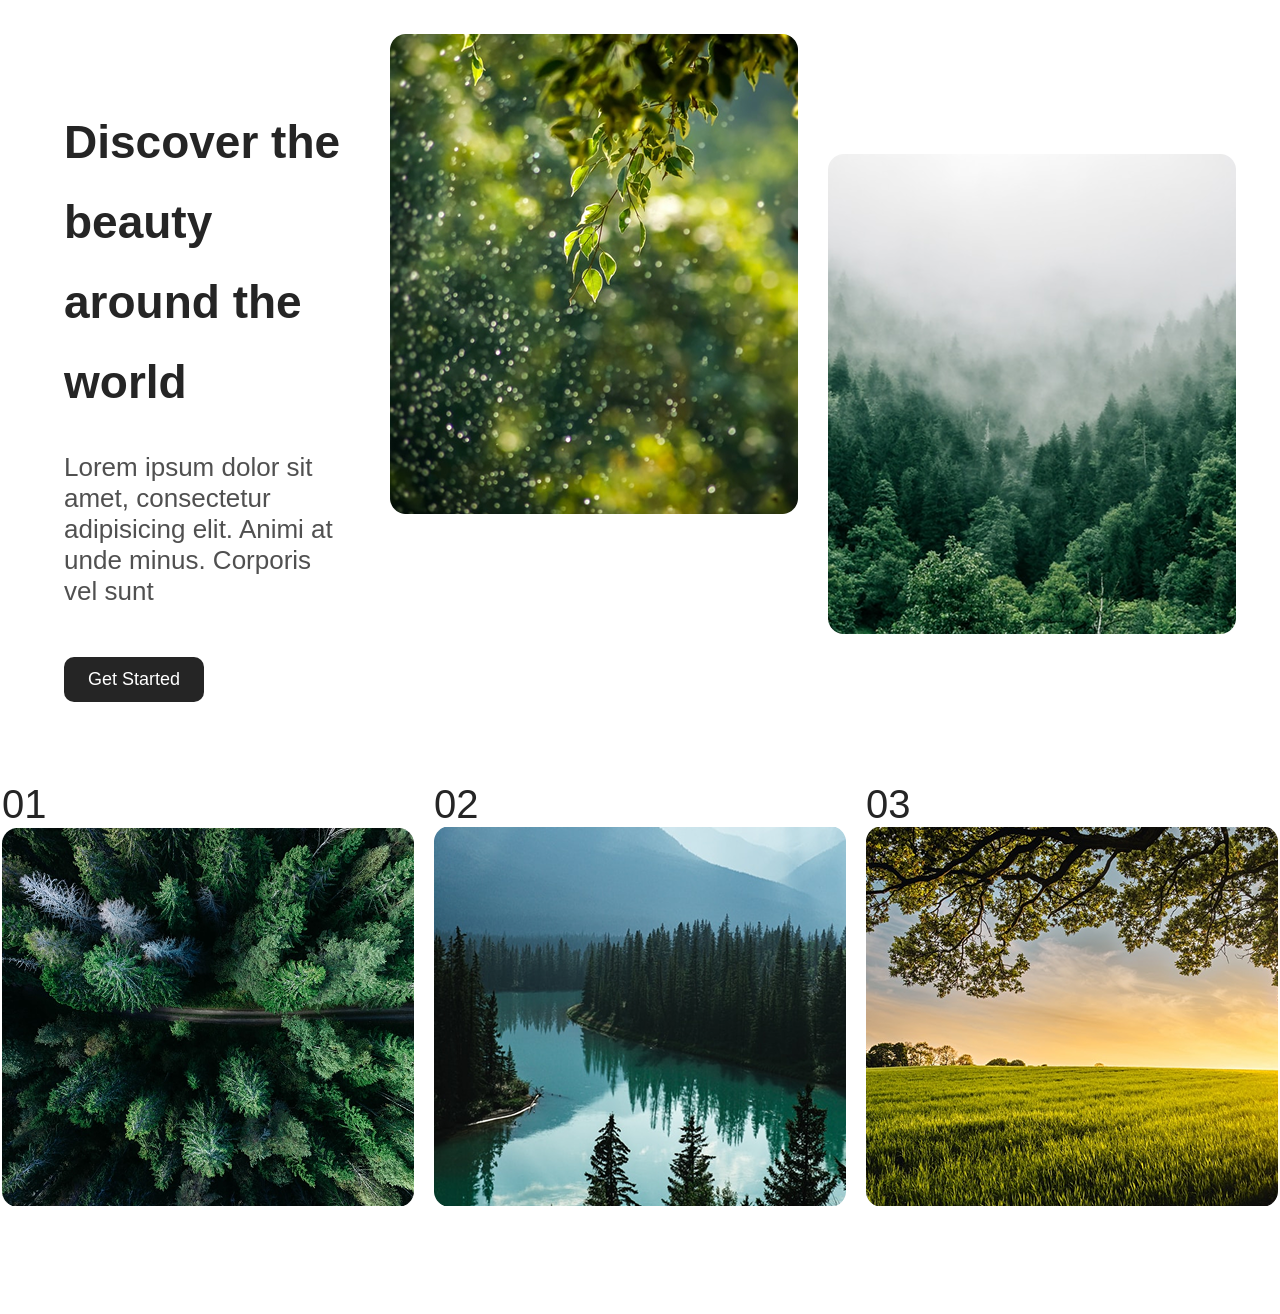
<file: page 2/index.html>
<!DOCTYPE html>
<html lang="en">
<head>
    <meta charset="utf-8">
    <meta http-equiv="X-UA-Compatible" content="IE=edge">
    <title>Discovery page</title>
    <meta name="viewport" content="width=device-width, initial-scale=1.0">
    <link rel="stylesheet" href="style.css">
</head>
<body>
    <!-- Hero container with hero section and top images -->
    <div class="hero-father">
        <section class="hero">
            <h1>Discover the beauty around the world</h1>
            <p>Lorem ipsum dolor sit amet, consectetur adipisicing elit. Animi at unde minus. Corporis vel sunt</p>
            <button class="btn">Get Started</button>
        </section>
        <div class="top-images">
            <div id="top1"><img src="./images/1.png" alt="Top first img"></div>
           <div id="top2"><img src="./images/2.png" alt="Top second img 2"> </div>
        </div>
    </div>
    <!-- Bottom images section -->
    <section>
        <div class="bottom-images">
            <div class="image-container">
                <span class="image-label">01</span>
                <img src="./images/3.png" alt="Bottom Image 1">
            </div>
            <div class="image-container">
                <span class="image-label">02</span>
                <img src="./images/4.png" alt="Bottom Image 2">
            </div>
            <div class="image-container">
                <span class="image-label">03</span>
                <img src="./images/5.png" alt="Bottom Image 3">
            </div>
        </div>
    </section>
</body>
</html>
</file>
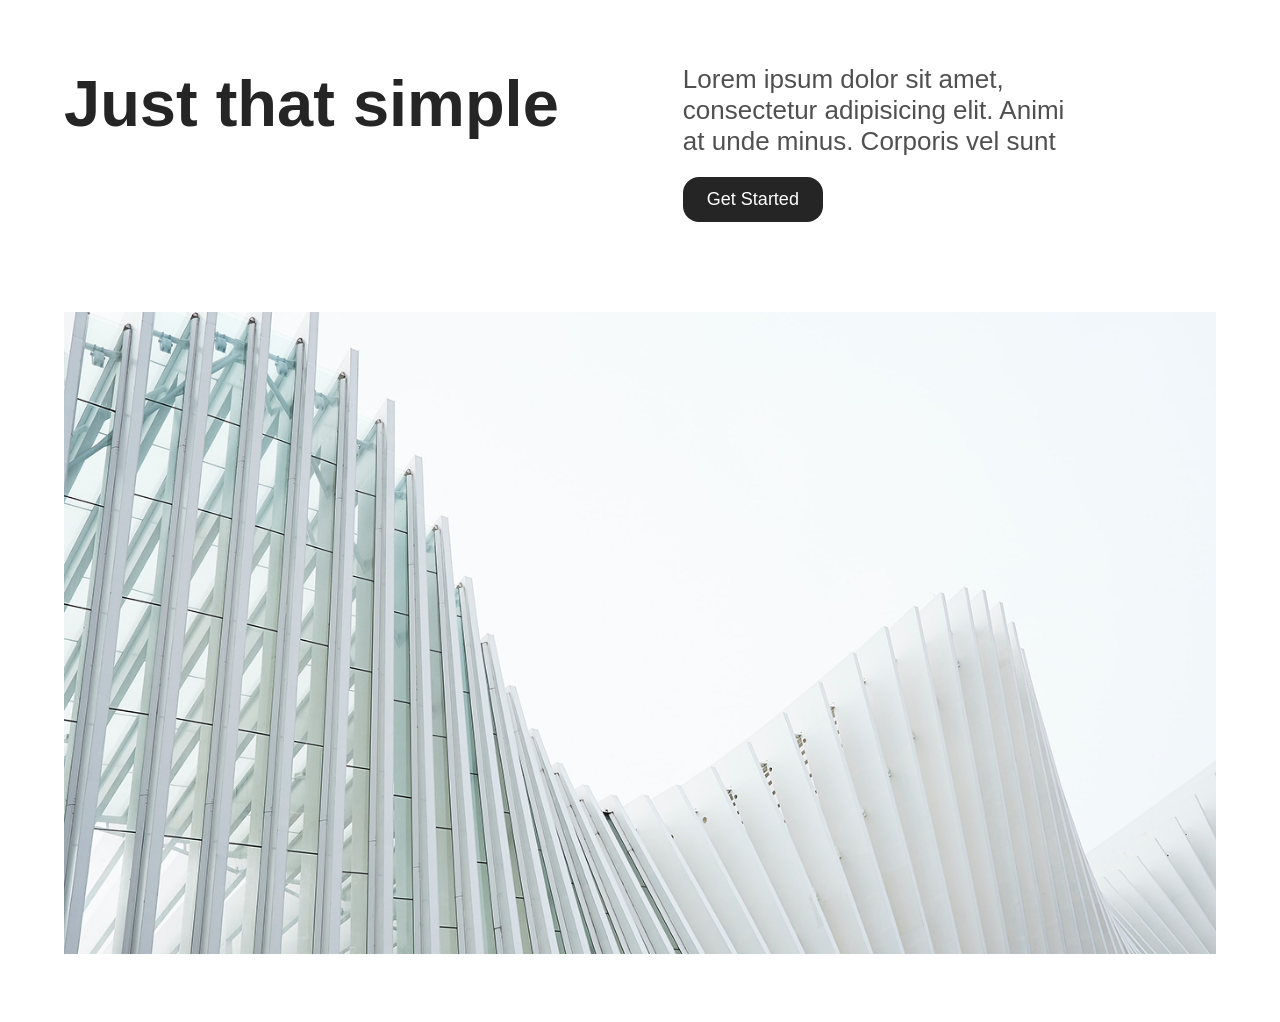
<file: page 3/index.html>
<!DOCTYPE html>
<html lang="en">
<head>
    <meta charset="utf-8">
    <meta http-equiv="X-UA-Compatible" content="IE=edge">
    <title>Just simple</title>
    <meta name="viewport" content="width=device-width, initial-scale=1.0">
    <link rel="stylesheet" href="style.css">
</head>
<body>
    <section class="hero">
        <h1>Just that simple</h1>
        <div class="hero1">
            <p>Lorem ipsum dolor sit amet, consectetur adipisicing elit. Animi at unde minus. Corporis vel sunt</p>
           <div id="btn"><button class="btn">Get Started</button></div>
        </div>
    </section>
    <figure>
        <img src="images/1.png" alt="">
    </figure>
</body>
</html>
</file>
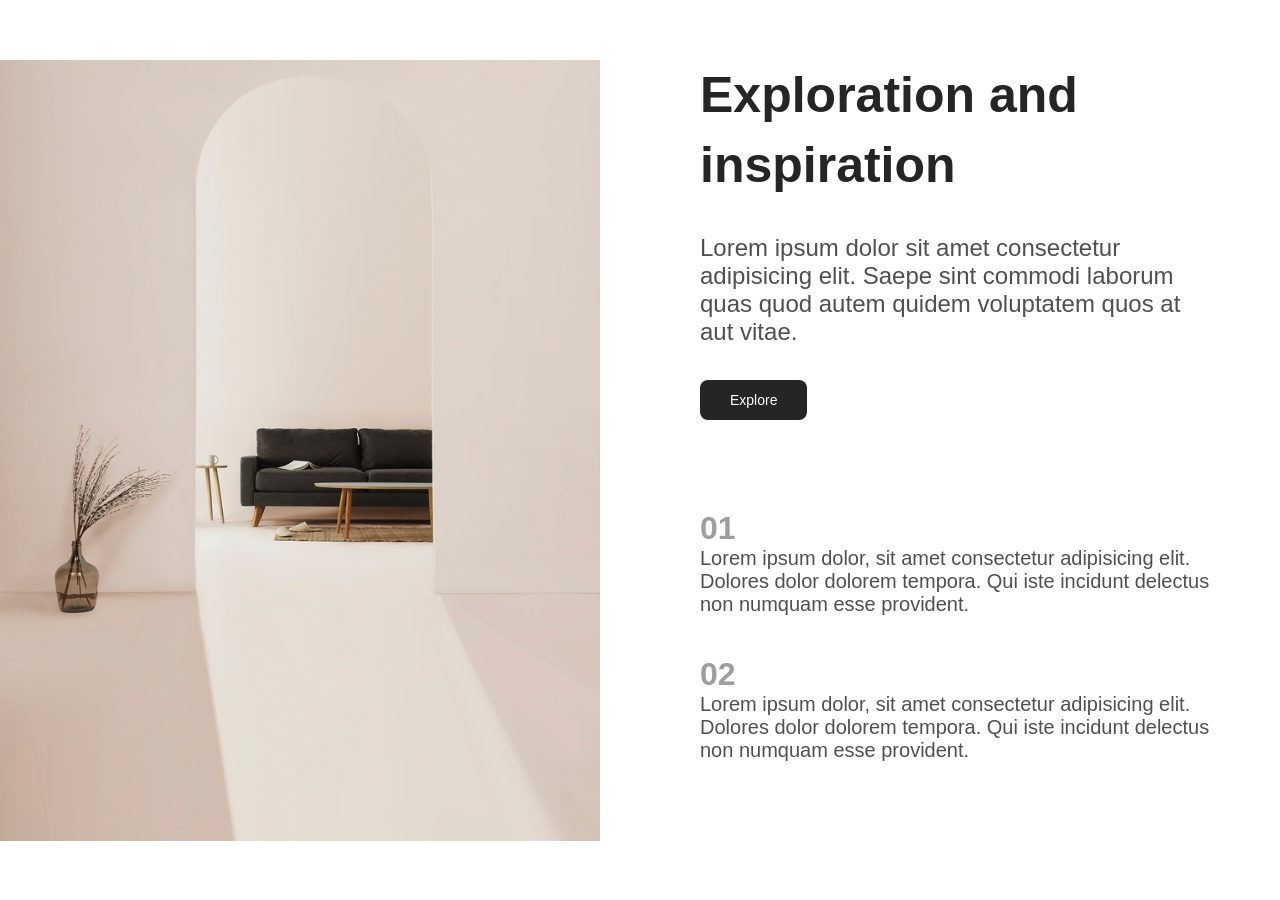
<file: page 4/index.html>
<!DOCTYPE html>
<html lang="en">
<head>
    <meta charset="UTF-8">
    <meta name="viewport" content="width=device-width, initial-scale=1.0">
    <title>Exploration Page</title>
    <link rel="stylesheet" href="style.css">
</head>
<body>
    <section class="container">
        <section class="image">
            <img src="images/1.png" alt="first page">
        </section>
        <section class="words">
            <section class="hero">
                <h1>Exploration and inspiration</h1>
                <p>Lorem ipsum dolor sit amet consectetur adipisicing elit. Saepe sint commodi laborum quas quod autem quidem voluptatem quos at aut vitae.</p>
                <button>Explore</button>
            </section>
            <section class="cards">
                <div class="card1">
                    <h2>01</h2>
                    <p>Lorem ipsum dolor, sit amet consectetur adipisicing elit. Dolores dolor dolorem tempora. Qui iste incidunt delectus non numquam esse provident.</p>
                </div>
                <div class="card2">
                    <h2>02</h2>
                    <p>Lorem ipsum dolor, sit amet consectetur adipisicing elit. Dolores dolor dolorem tempora. Qui iste incidunt delectus non numquam esse provident.</p>
                </div>    
            </section>
        </section>
    </section>
</body>
</html>
</file>
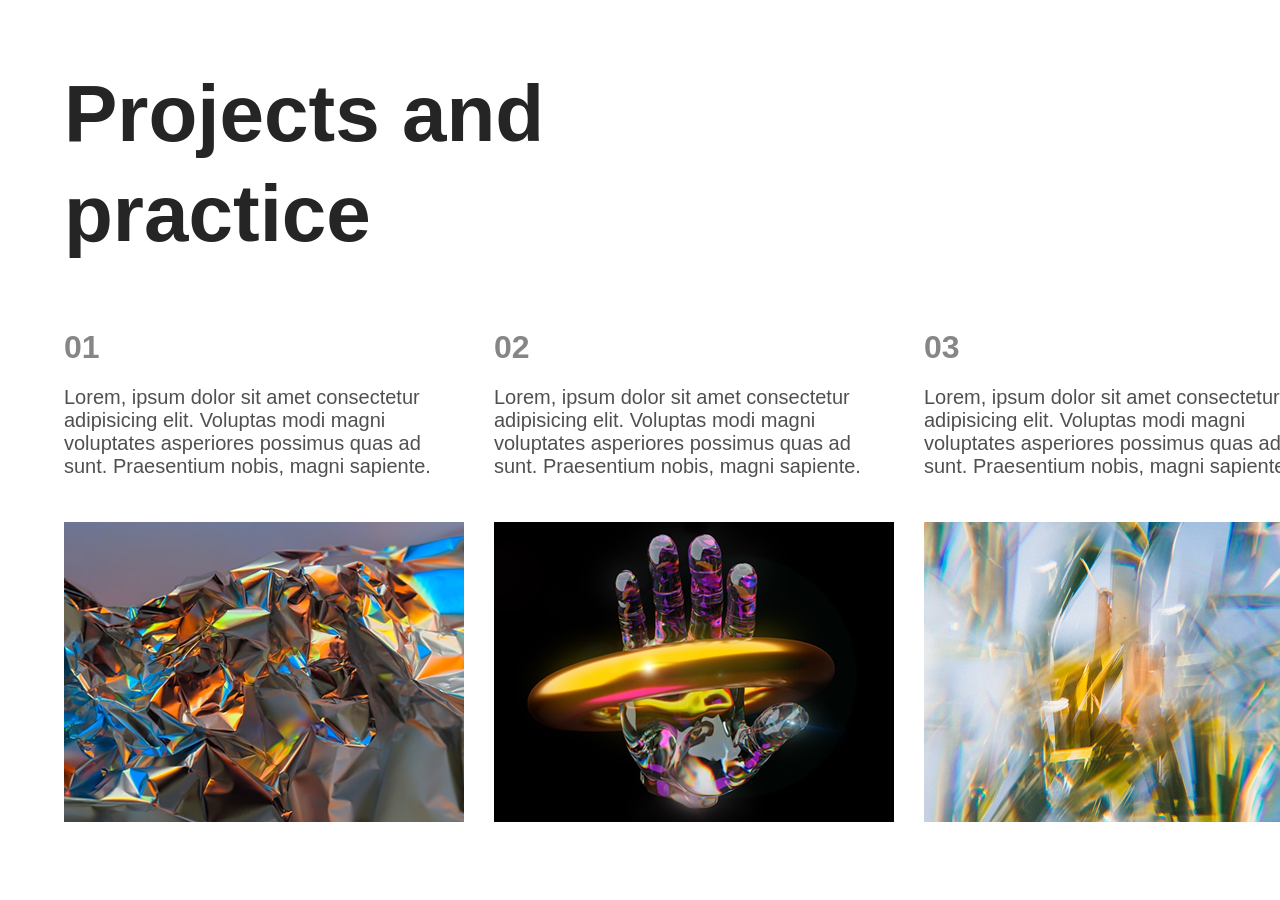
<file: page 5/index.html>
<!DOCTYPE html>
<html lang="en">
<head>
    <meta charset="UTF-8">
    <meta name="viewport" content="width=device-width, initial-scale=1.0">
    <title>Landing Page | 5</title>
    <link rel="stylesheet" href="style.css">
</head>
<body>
    <!-- the hero section -->
    <header class="hero">
        <h1>Projects and practice</h1>
    </header>
    <!-- the features section -->
    <section class="heading">
        <div class="feature">
            <h2>01</h2>
            <p>Lorem, ipsum dolor sit amet consectetur adipisicing elit. Voluptas modi magni voluptates asperiores possimus quas ad sunt. Praesentium nobis, magni sapiente. </p>
            <img src="images/1.png" alt="Feature 1">
        </div>
        <div class="feature">
            <h2>02</h2>
            <p>Lorem, ipsum dolor sit amet consectetur adipisicing elit. Voluptas modi magni voluptates asperiores possimus quas ad sunt. Praesentium nobis, magni sapiente. </p>
            <img src="images/2.png" alt="Feature 2">
        </div>
        <div class="feature">
            <h2>03</h2>
            <p>Lorem, ipsum dolor sit amet consectetur adipisicing elit. Voluptas modi magni voluptates asperiores possimus quas ad sunt. Praesentium nobis, magni sapiente. </p>
            <img src="images/3.png" alt="Feature 3">
        </div>
    </section>
</body>
</html>
</file>
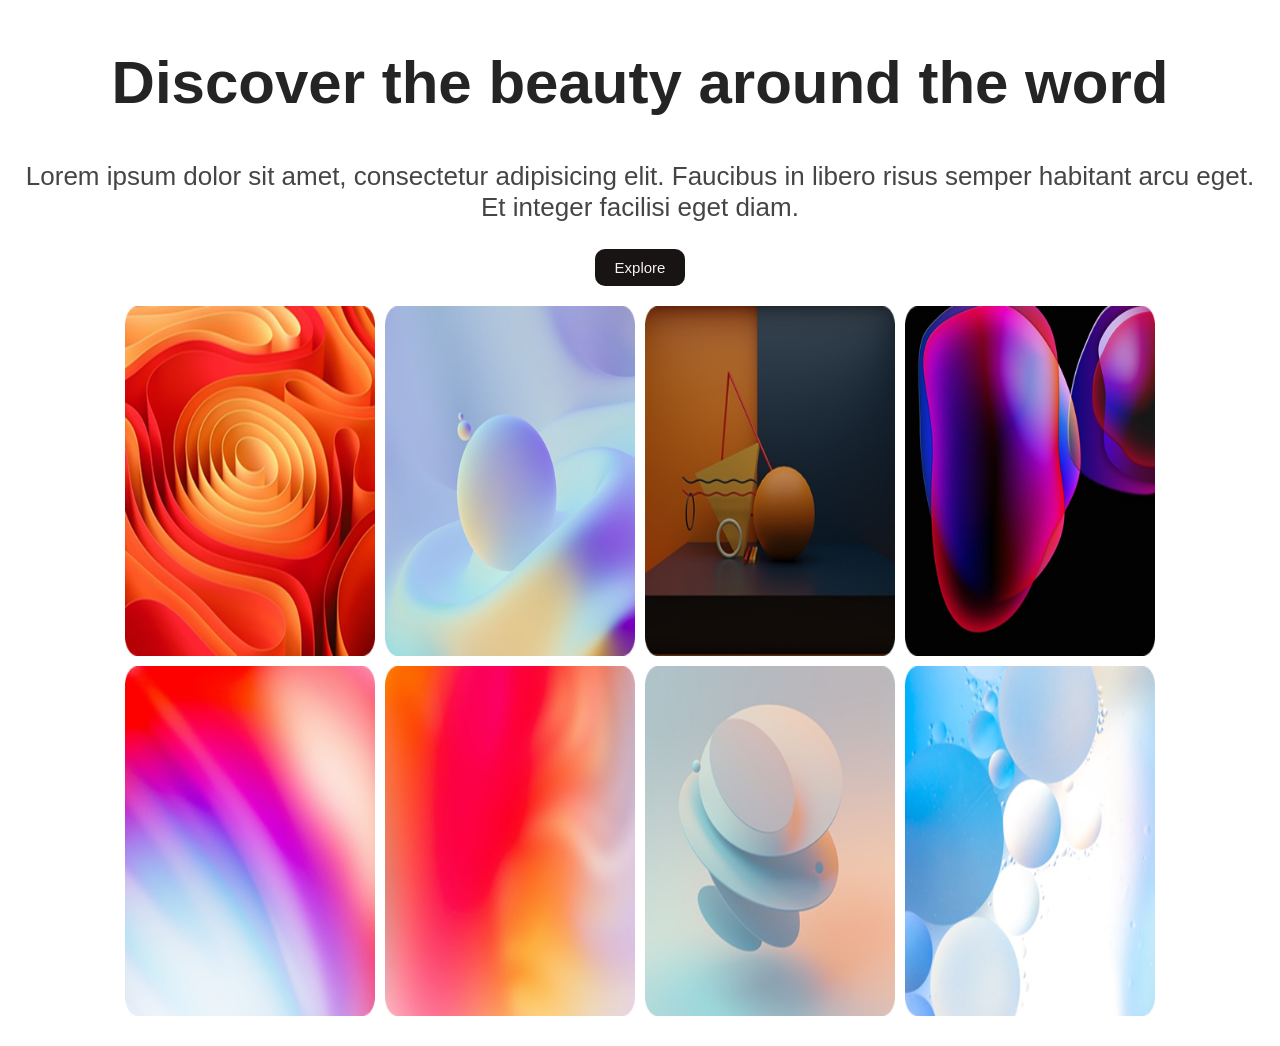
<file: page 1/app.html>
<!DOCTYPE html>
<html lang="en">
<head>
  <meta charset="UTF-8">
  <meta name="viewport" content="width=device-width, initial-scale=1.0">
  <title>Discovering Beauty</title>
  <link rel="stylesheet" href="app.css">
</head>
<body>
  <section class="first"> <!--this is the hero section of the landing page-->

    <h1 class="h1"> Discover the beauty around the word</h1>
    <p class="p1">Lorem ipsum dolor sit amet, consectetur adipisicing elit. Faucibus in libero risus semper habitant arcu eget. Et integer facilisi eget diam. </p>
    <button class="btn" >Explore</button>
  </section>

  <section class="second"> <!-- this section is for the imagies -->

    <img class="img" src="./images/1.png" alt="red rose">
    <img class="img" src="./images/2.png" alt="space ball">
    <img class="img" src="./images/3.png" alt="">
    <img class="img" src="./images/4.png" alt="">
    <img class="img" src="./images/5.png" alt="">
    <img class="img" src="./images/6.png" alt="">
    <img class="img" src="./images/7.png" alt="">
    <img class="img" src="./images/8.png" alt="">
  </section>

</body>
</html>
</file>
<file: page 2/style.css>
* {
  box-sizing: border-box;
}

body {
  margin: 0;
  padding: 64px;
  font-family: 'Avenir', sans-serif;
}

.hero-father{
  display: flex; 
  gap: 20px;
  animation: fadeIn 1s ease-in-out;
}

.hero {
  display: flex;
  flex-direction: column;
  align-items: flex-start;
  gap: 24px;
  width: 600px;
  text-align: left;
}

.hero h1 {
  font-size: 46px;
  line-height: 80px;
  color: #252525;
  margin-bottom: 5px;
}

.hero p {
  font-size: 26px;
  margin-top: 1px;
  font-weight: 400;
  color: #252525;
  opacity: 0.8;
}

.btn {
  font-size: 18px;
  font-weight: 350;
  background-color: #252525;
  color: #FFFFFF;
  border: none;
  border-radius: 10px;
  padding: 12px 24px;
  margin-bottom: 40px;
  

}
.btn:hover{
  cursor: pointer;
  opacity: 0.8;
}


.top-images {
  display: flex;
  flex-direction: row; 
  margin-top: 10px;
  gap: 35px;
}

.top-images img {
  width: 408px;
  height: 480px;
  border-radius: 10px;
  object-fit: cover;
  flex-wrap: wrap;
}

#top1 {
  transform: translate(25px, -40px); 
}

#top2 {
  transform: translate(20px, 80px); 
}

.bottom-images {
  display: grid;
  grid-template-columns: auto auto auto; 
  gap: 20px;
  justify-content: center;
  align-content: center;
  margin: 40px 0;
}

.bottom-images img {
  width: 412px;
  height: 379px;
  border-radius: 10px;
  object-fit: cover;
}

.image-label {
  color: #252525; 
  font-size: 40px;
  font-weight: heavy;
}
@media (max-width: 1024px) {
  .hero {
      padding: 0 50px; 
  }

  .gallery img {
      width: 250px;
      height: 200px;
  }

  .top-images img {
      width: 300px; 
      height: 350px;
  }

  .bottom-images img {
      width: 300px; 
      height: 250px;
  }
}

@media (max-width: 768px) {
  .hero-container {
      flex-direction: column;
      align-items: center;
  }
  .hero {
      padding: 20px;
      text-align: center; 
  }

  .top-images {
      display: none;
    }

  .bottom-images img {
      width: 250px; 
      height: 200px;
  }

  .bottom-images {
      grid-template-columns: auto; 
      padding: 0 20px;
  }

  .gallery {
      grid-template-columns: auto auto;
      
  }
}

@media (max-width: 480px) {
  .hero {
      padding: 10px;
  }

  .btn {
      font-size: 16px;
      padding: 10px 20px; 
  }

  .gallery {
      grid-template-columns: auto;
  }

  .gallery img {
      width: 100%;
      /* Make images full width */
      height: auto;
  }

  .top-images img {
      display: none;
  }

  .bottom-images img {
      width: 200px;
      height: 150px;
  }
}
</file>
<file: page 3/style.css>
* {
  margin: 0;
  padding: 0;
  box-sizing: border-box;
}

body {
  padding: 64px;
  font-family: 'Avenir', sans-serif;
}

.hero {
  display: flex;
  flex-direction: row;
  gap: 24px;
  margin-bottom: 50px;
}

.hero1{
  display: flex;
  flex-direction: column;
  width: 400px;
}
#btn{
  width: 300px;
}

.hero h1 {
  font-size: 65px;
  line-height: 80px;
  color: #252525;
  margin-right: 100px;
}

.hero p {
  font-size: 26px;
  font-weight: 400;
  color: #252525;
  opacity: 0.8;
  margin-bottom: 20px ;
}

.btn {
  display: block;
  font-size: 18px;
  font-weight: 400;
  background-color: #252525;
  color: #FFFFFF;
  border: none;
  border-radius: 16px;
  padding: 12px 24px;
  cursor: pointer;
  margin-bottom: 40px;
  opacity: 1;
  transition: all 0.3s ease;
  /* Smooth hover effect */
}

.btn:hover {
  opacity: 0.5;
  transform: scale(1.05);
}

img {
  width: 100%;
  height: auto;
  object-fit: cover;
}
</file>
<file: page 4/style.css>
* {
  box-sizing: border-box;
  margin: 0;
  padding: 0;
}

body {
  font-family: 'Avenir', sans-serif;
  color: #252525;
  padding: 60px 60px 0 0;
}



.container {
  display: flex;
  gap: 20px;

}

.image img {
  max-width: 100%;
  width: 650px;
  object-fit: cover;
}

.words {
  max-width: 600px;
  display: flex;
  flex-direction: column;
  gap: 20px;
  padding-left: 80px;
}

.hero {
  display: flex;
  gap: 24px;
  flex-direction: column;
  align-items: flex-start;
  margin-bottom: 70px;
}

.hero h1 {
  color: #252525;
  font-size: 50px;
  line-height: 70px;
  margin-bottom: 10px;
}

.hero p {
  font-size: 24px;
  font-weight: 400;
  color: #252525;
  opacity: 0.8;
  margin-bottom: 10px;
}

.hero button {
  font-size: 14px;
  font-weight: 400;
  background-color: #252525;
  color: #fff;
  border: none;
  border-radius: 8px;
  padding: 12px 30px;
  cursor: pointer;
  transition: all 0.3s ease;
}

.hero button:hover {
  opacity: 0.7;
  transform: scale(1.05);
}

.cards {
  display: flex;
  flex-direction: column;
  gap: 40px;
  font-size: 20px;
  font-weight: 400;
  color: #252525;
  opacity: 0.8;
}

.cards .card1 h2, .cards .card2 h2 {
  font-size: 32px;
  font-weight: heavy;
  color: #252525;
  opacity: 0.55;
}

/* Responsive design */
@media (max-width: 1024px) {
  .container {
      flex-direction: column;
      align-items: center;
      gap: 40px;
  }

  .image img {
      width: 100%; 
      max-width: 600px;
  }

  .words {
      padding-left: 0; 
      text-align: center;
  }

  .hero h1 {
      font-size: 40px; 
      line-height: 60px; 
  }

  .hero p {
      font-size: 20px;
  }

  .hero button {
      font-size: 14px;
      padding: 10px 20px;
  }
}

@media (max-width: 768px) {
  .container {
      flex-direction: column;
      align-items: center;
      gap: 20px;
  }

  .image img {
      max-width: 100%; 
  }

  .words {
      max-width: 100%;
      text-align: center;
  }

  .hero h1 {
      font-size: 32px; 
      line-height: 50px; 
  }

  .hero p {
      font-size: 18px; 
  }

  .cards {
      flex-direction: column;
      gap: 20px; 
  }

  .cards .card1 h2, .cards .card2 h2 {
      font-size: 24px;
  }

  .cards .card1 p, .cards .card2 p {
      font-size: 14px; 
  }
}

@media (max-width: 480px) {
  .hero h1 {
      font-size: 28px; 
      line-height: 40px; 
   }

  .hero p {
      font-size: 16px;
  }

  .hero button {
      font-size: 12px;
      padding: 8px 16px;
  }

  .cards .card1 h2, .cards .card2 h2 {
      font-size: 20px; 
  }

  .cards .card1 p, .cards .card2 p {
      font-size: 12px; 
  }
}
</file>
<file: page 5/style.css>
* {
  box-sizing: border-box;
  margin: 0;
  padding: 0;
}

body {
  font-family: 'Avenir', sans-serif;
  padding: 64px;
}

/* Hero section styles */
.hero {
  display: flex;
  align-items: flex-start;
  margin-bottom: 40px;
  max-width: 600px;
}

.hero h1 {
  color: #252525;
  font-size: 80px;
  font-weight: 250px;
  line-height: 100px;
  margin:0 0 25px;
}

.heading {
  display: flex;
  gap: 30px;
  animation: fadeIn 1s ease-in-out;
}

.feature {
  display: flex;
  flex-direction: column;
  gap: 20px;
}

.feature img {
  width: 400px;
  height: 300px;
  object-fit: cover;
  margin-top: 24px;
}

.feature h2 {
  font-size: 32px;
  color: #252525;
  font-weight: heavy;
  opacity: 0.55;
}

.feature p {
  font-size: 20px;
  color: #252525;
  font-weight: 400;
  opacity: 0.8;
}

/*screen Responsiveness */
@media (max-width: 1024px) {
  .heading {
      flex-direction: column; 
      gap: 40px;
  }

  .feature img {
      width: 100%; 
      height: auto;
  }

  .hero h1 {
      font-size: 60px; 
      line-height: 80px;
  }
}

@media (max-width: 768px) {
  .hero {
      text-align: center; 
      margin-bottom: 20px; 
  }

  .hero h1 {
      font-size: 40px; 
      line-height: 60px; 
  }

  .hero p {
      font-size: 16px;
  }

  .btn {
      font-size: 14px;
      padding: 10px 20px;
  }

  .features {
      gap: 20px; 
  }

  .feature img {
      width: 100%; 
      height: auto; 
  }

  .feature h2 {
      font-size: 24px; 
  }

  .feature p {
      font-size: 16px; 
  }

  .feature img {
      height: 150px;
  }
}

@media (max-width: 480px) {
  .hero h1 {
      font-size: 28px; 
      line-height: 40px;
  }

  .features {
      gap: 16px; 
  }

  .feature h2 {
      font-size: 20px; 
  }

  .feature p {
      font-size: 14px; 
  }

  .feature img {
      width: 100%; 
      height: auto; 
  }
}
</file>
<file: page 1/app.css>
*{
  box-sizing: border-box;
}
body{
  margin: 0;
  padding: 50;
  font-family: Arial, Helvetica, sans-serif;
}
.first{
  text-align: center;
  display: flex;
  flex-direction: column;
  justify-content: center;
  align-items: center;
  padding: 70px;
  margin: 0 px;
}
.first h1{
  color: rgb(36, 36, 36);
  align-items: center;
  font-size: 65px;
  margin-bottom: 10px;
  margin-top: 20px;
  padding: 8px;
}
.p1{
  font-size: 26px;
  font-weight: 300;
  color: rgb(18, 18, 18);
  opacity: 0.78;

}
.btn {
  font-size: 15px;
  font-weight: 400; 
  background-color:rgb(24, 20, 20);
  color: rgb(248, 241, 241);
  border: none;
  border-radius: 10px;
  padding: 10px 20px;
  cursor: pointer;
  justify-content: center;
}
/*the images section*/
.second{
display:grid;
grid-template-columns: auto auto auto auto;
justify-content: center;
align-content: center;
gap: 10px;
margin: 0 0 30px;
}
.img{
  height: 200px;
  width: 200px;
  
}
  
/* this is responsive to bigger screen size*/
@media only screen and (min-width: 700px){
 .first{
  padding: 20px;

 } 
.img{
  height: 350px;
  width: 250px;
}
  
}
.first h1{
  font-size: 60px;
  padding: auto;
}
.first p1{
  font-size: 30px;
  padding: auto;
}
/* this is for a medium size screen*/
@media only screen and (max-width: 600px){
  .second{
    grid-template-columns: auto auto auto;
  ;
  }
    .img{
      height: 200px;
      width: 200px;
      padding: 0 10px
    }
  }
  

/* responsiveness for a smaller screen size*/
@media(max-width: 480px) {
  .second{
    grid-template-columns: auto auto;
  }
}
</file>
